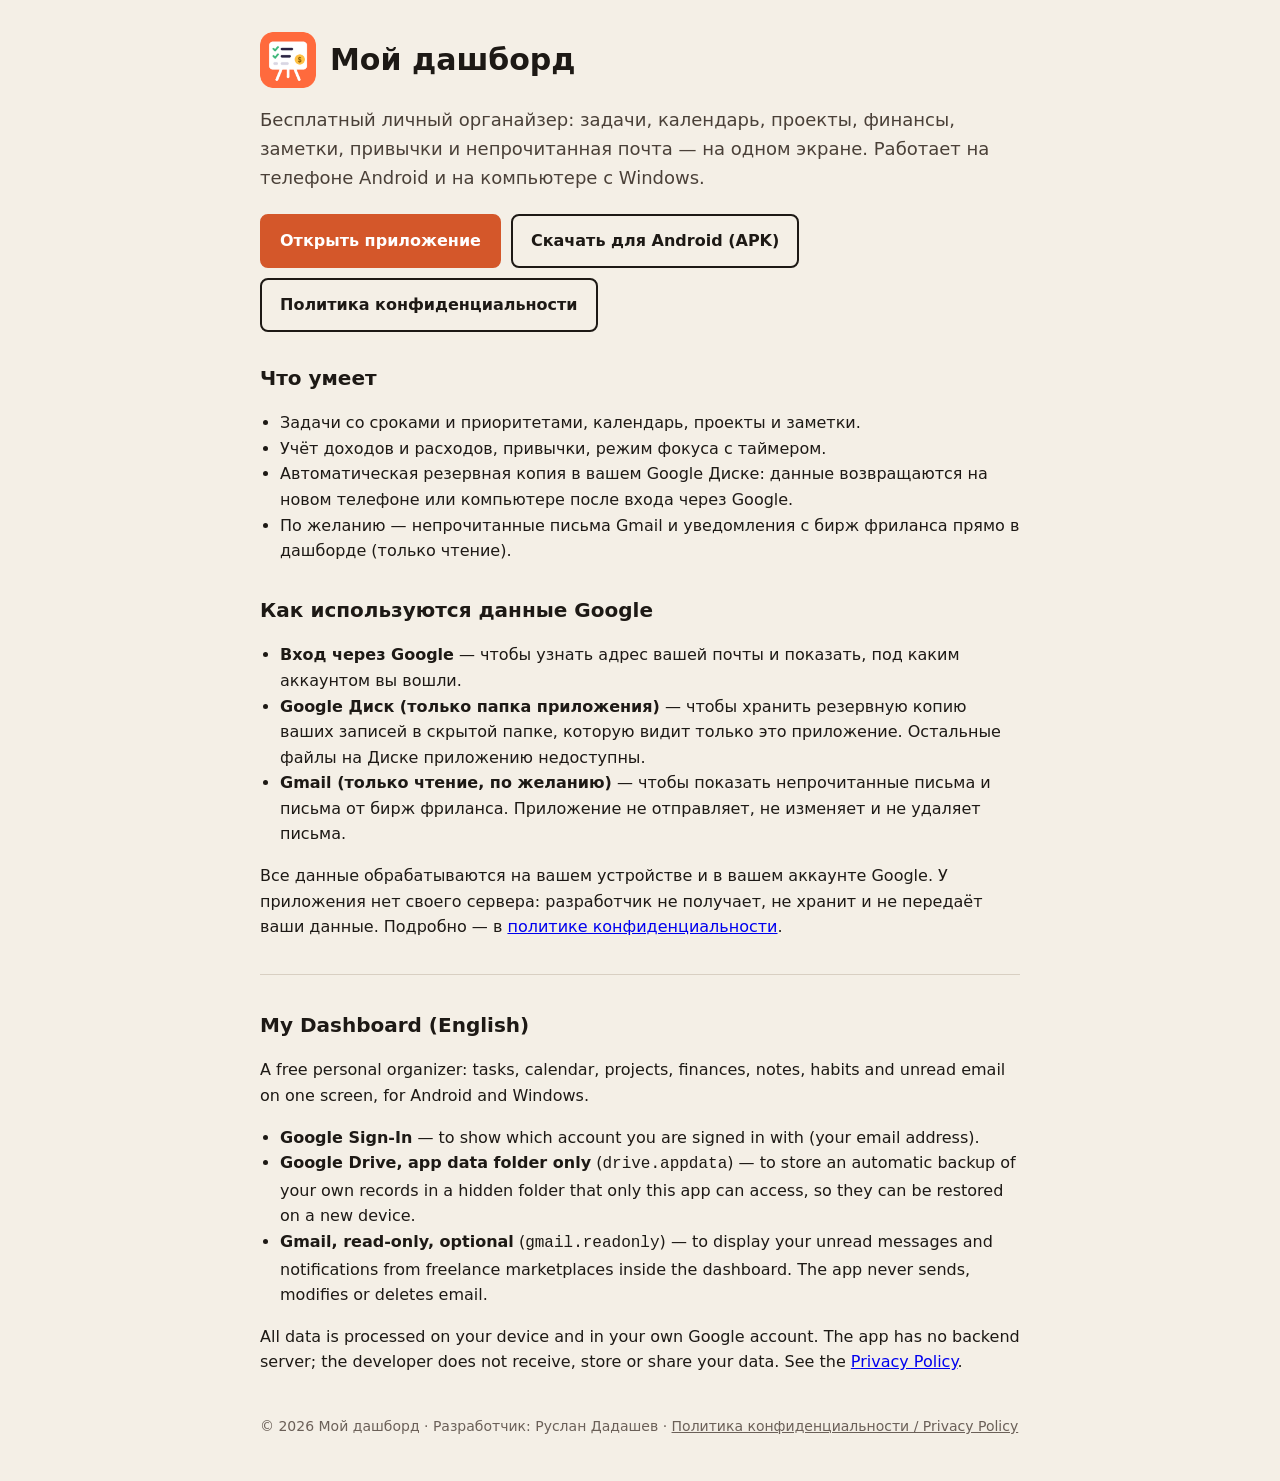
<file: about.html>
<!DOCTYPE html>
<html lang="ru">
<head>
<meta charset="utf-8">
<meta name="viewport" content="width=device-width, initial-scale=1">
<title>Мой дашборд — личный органайзер</title>
<meta name="description" content="Мой дашборд — бесплатный личный органайзер: задачи, календарь, финансы, заметки, привычки и почта в одном месте.">
<link rel="icon" href="icon-192.png">
<style>
  body { margin: 0; font: 16px/1.6 system-ui, "Segoe UI", sans-serif; background: #f4efe6; color: #1d1915; }
  .wrap { max-width: 760px; margin: 0 auto; padding: 32px 20px 48px; }
  header { display: flex; align-items: center; gap: 14px; }
  header img { width: 56px; height: 56px; border-radius: 12px; }
  h1 { margin: 0; font-size: 30px; }
  h2 { margin-top: 30px; font-size: 20px; }
  .lead { font-size: 18px; color: #4a4038; }
  .btns { display: flex; flex-wrap: wrap; gap: 10px; margin: 22px 0; }
  .btn { display: inline-block; padding: 12px 18px; border-radius: 8px; border: 2px solid #1d1915; color: #1d1915; text-decoration: none; font-weight: 600; }
  .btn.main { background: #d4572a; border-color: #d4572a; color: #fff; }
  ul { padding-left: 20px; }
  footer { margin-top: 40px; font-size: 14px; color: #6b6058; }
  footer a { color: #6b6058; }
  hr { border: 0; border-top: 1px solid #d8cfc2; margin: 34px 0; }
</style>
</head>
<body>
<div class="wrap">
  <header><img src="icon-192.png" alt=""><h1>Мой дашборд</h1></header>
  <p class="lead">Бесплатный личный органайзер: задачи, календарь, проекты, финансы, заметки, привычки и непрочитанная почта — на одном экране. Работает на телефоне Android и на компьютере с Windows.</p>
  <div class="btns">
    <a class="btn main" href="./">Открыть приложение</a>
    <a class="btn" href="dashboard.apk">Скачать для Android (APK)</a>
    <a class="btn" href="privacy.html">Политика конфиденциальности</a>
  </div>

  <h2>Что умеет</h2>
  <ul>
    <li>Задачи со сроками и приоритетами, календарь, проекты и заметки.</li>
    <li>Учёт доходов и расходов, привычки, режим фокуса с таймером.</li>
    <li>Автоматическая резервная копия в вашем Google Диске: данные возвращаются на новом телефоне или компьютере после входа через Google.</li>
    <li>По желанию — непрочитанные письма Gmail и уведомления с бирж фриланса прямо в дашборде (только чтение).</li>
  </ul>

  <h2>Как используются данные Google</h2>
  <ul>
    <li><b>Вход через Google</b> — чтобы узнать адрес вашей почты и показать, под каким аккаунтом вы вошли.</li>
    <li><b>Google Диск (только папка приложения)</b> — чтобы хранить резервную копию ваших записей в скрытой папке, которую видит только это приложение. Остальные файлы на Диске приложению недоступны.</li>
    <li><b>Gmail (только чтение, по желанию)</b> — чтобы показать непрочитанные письма и письма от бирж фриланса. Приложение не отправляет, не изменяет и не удаляет письма.</li>
  </ul>
  <p>Все данные обрабатываются на вашем устройстве и в вашем аккаунте Google. У приложения нет своего сервера: разработчик не получает, не хранит и не передаёт ваши данные. Подробно — в <a href="privacy.html">политике конфиденциальности</a>.</p>

  <hr>
  <h2 lang="en">My Dashboard (English)</h2>
  <p lang="en">A free personal organizer: tasks, calendar, projects, finances, notes, habits and unread email on one screen, for Android and Windows.</p>
  <ul lang="en">
    <li><b>Google Sign-In</b> — to show which account you are signed in with (your email address).</li>
    <li><b>Google Drive, app data folder only</b> (<code>drive.appdata</code>) — to store an automatic backup of your own records in a hidden folder that only this app can access, so they can be restored on a new device.</li>
    <li><b>Gmail, read-only, optional</b> (<code>gmail.readonly</code>) — to display your unread messages and notifications from freelance marketplaces inside the dashboard. The app never sends, modifies or deletes email.</li>
  </ul>
  <p lang="en">All data is processed on your device and in your own Google account. The app has no backend server; the developer does not receive, store or share your data. See the <a href="privacy.html">Privacy Policy</a>.</p>

  <footer>© 2026 Мой дашборд · Разработчик: Руслан Дадашев · <a href="privacy.html">Политика конфиденциальности / Privacy Policy</a></footer>
</div>
</body>
</html>
</file>
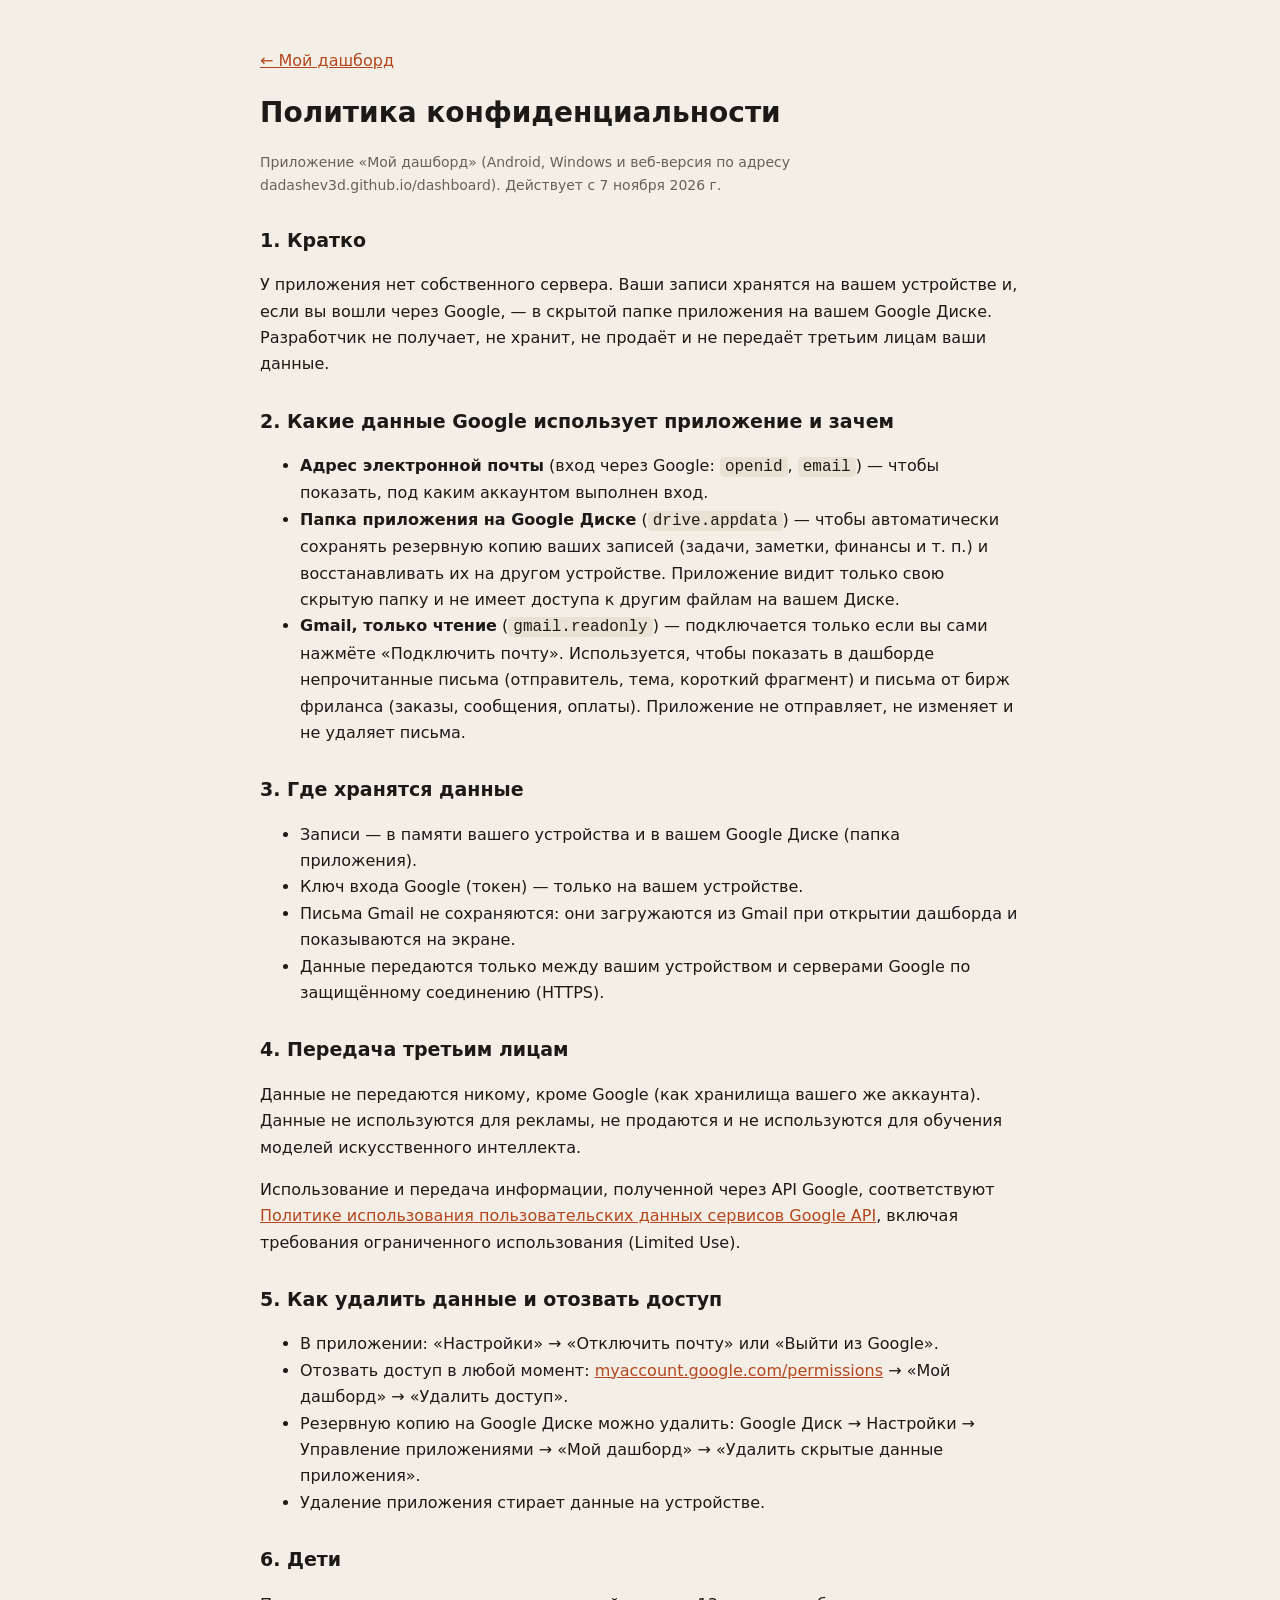
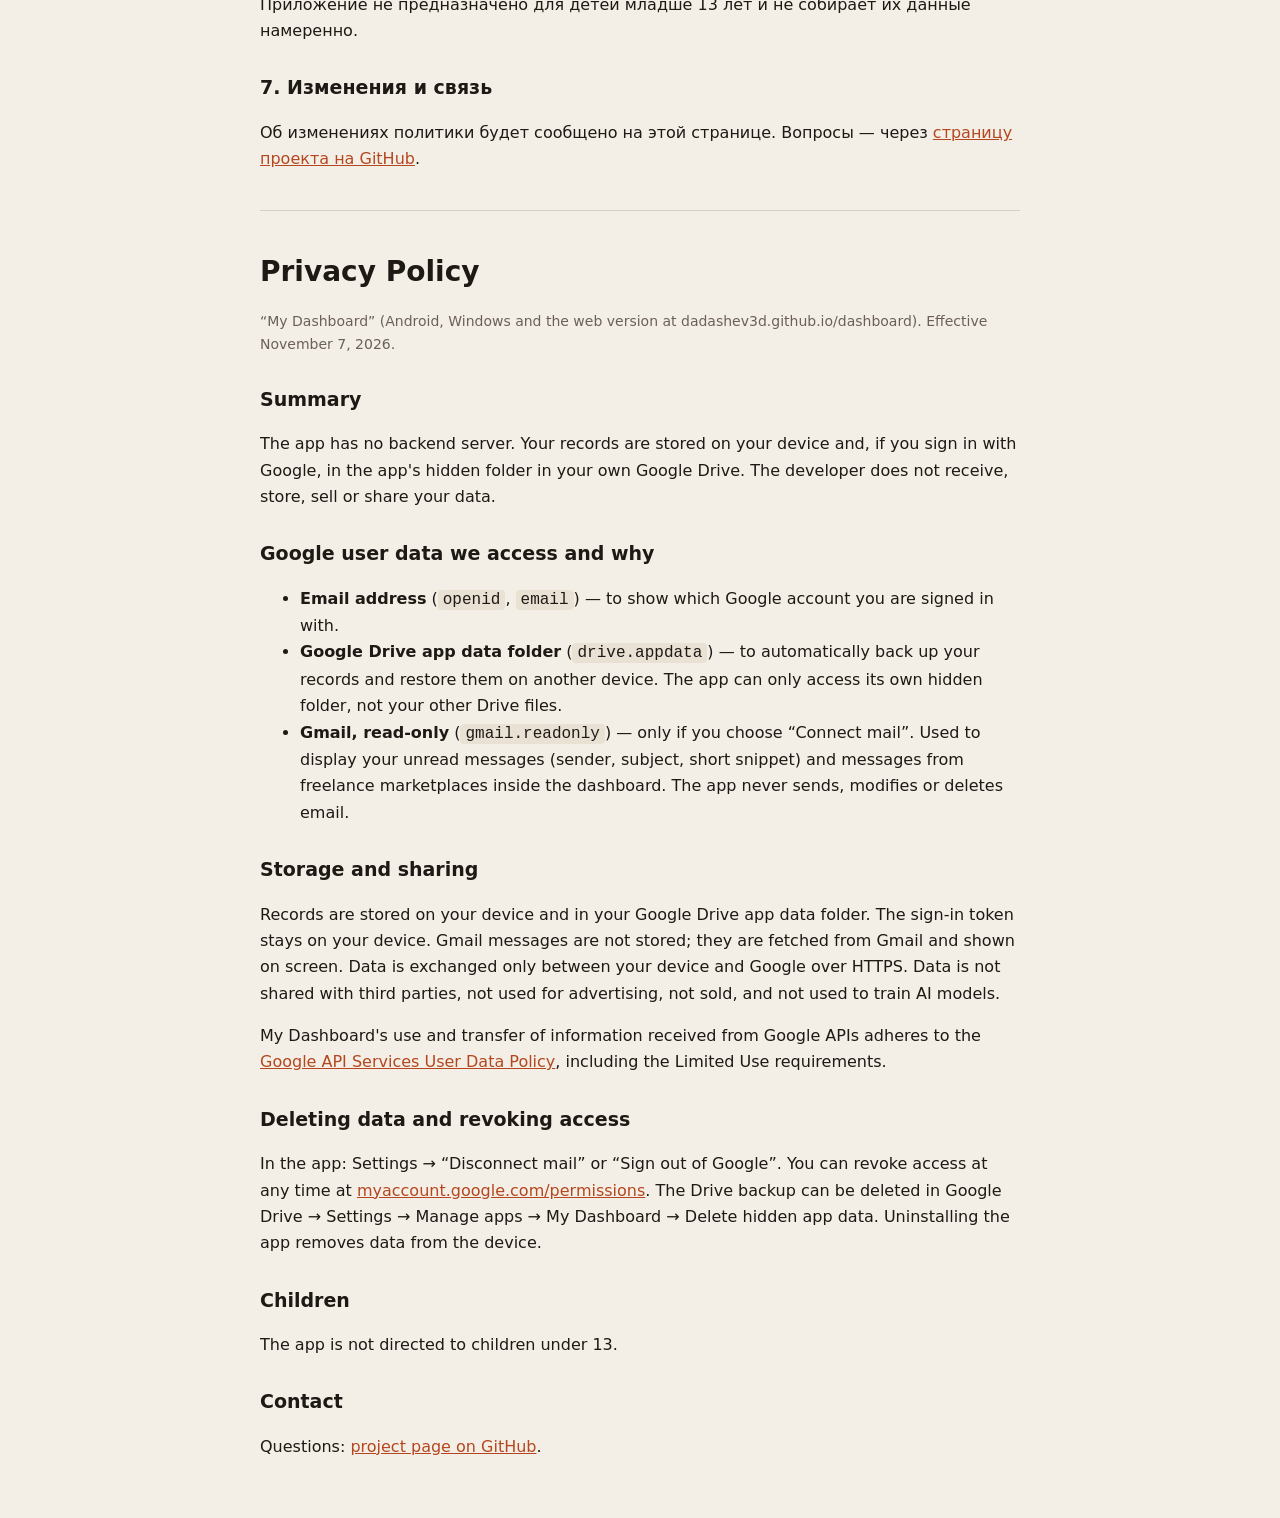
<file: privacy.html>
<!DOCTYPE html>
<html lang="ru">
<head>
<meta charset="utf-8">
<meta name="viewport" content="width=device-width, initial-scale=1">
<title>Политика конфиденциальности — Мой дашборд</title>
<link rel="icon" href="icon-192.png">
<style>
  body { margin: 0; font: 16px/1.65 system-ui, "Segoe UI", sans-serif; background: #f4efe6; color: #1d1915; }
  .wrap { max-width: 760px; margin: 0 auto; padding: 32px 20px 48px; }
  h1 { font-size: 28px; margin: 0 0 6px; }
  h2 { font-size: 19px; margin-top: 28px; }
  .muted { color: #6b6058; font-size: 14px; }
  a { color: #b4471f; }
  hr { border: 0; border-top: 1px solid #d8cfc2; margin: 38px 0; }
  code { background: #e9e1d4; padding: 1px 5px; border-radius: 4px; }
</style>
</head>
<body>
<div class="wrap">
  <p><a href="about.html">← Мой дашборд</a></p>
  <h1>Политика конфиденциальности</h1>
  <p class="muted">Приложение «Мой дашборд» (Android, Windows и веб-версия по адресу dadashev3d.github.io/dashboard). Действует с 7 ноября 2026 г.</p>

  <h2>1. Кратко</h2>
  <p>У приложения нет собственного сервера. Ваши записи хранятся на вашем устройстве и, если вы вошли через Google, — в скрытой папке приложения на вашем Google Диске. Разработчик не получает, не хранит, не продаёт и не передаёт третьим лицам ваши данные.</p>

  <h2>2. Какие данные Google использует приложение и зачем</h2>
  <ul>
    <li><b>Адрес электронной почты</b> (вход через Google: <code>openid</code>, <code>email</code>) — чтобы показать, под каким аккаунтом выполнен вход.</li>
    <li><b>Папка приложения на Google Диске</b> (<code>drive.appdata</code>) — чтобы автоматически сохранять резервную копию ваших записей (задачи, заметки, финансы и т. п.) и восстанавливать их на другом устройстве. Приложение видит только свою скрытую папку и не имеет доступа к другим файлам на вашем Диске.</li>
    <li><b>Gmail, только чтение</b> (<code>gmail.readonly</code>) — подключается только если вы сами нажмёте «Подключить почту». Используется, чтобы показать в дашборде непрочитанные письма (отправитель, тема, короткий фрагмент) и письма от бирж фриланса (заказы, сообщения, оплаты). Приложение не отправляет, не изменяет и не удаляет письма.</li>
  </ul>

  <h2>3. Где хранятся данные</h2>
  <ul>
    <li>Записи — в памяти вашего устройства и в вашем Google Диске (папка приложения).</li>
    <li>Ключ входа Google (токен) — только на вашем устройстве.</li>
    <li>Письма Gmail не сохраняются: они загружаются из Gmail при открытии дашборда и показываются на экране.</li>
    <li>Данные передаются только между вашим устройством и серверами Google по защищённому соединению (HTTPS).</li>
  </ul>

  <h2>4. Передача третьим лицам</h2>
  <p>Данные не передаются никому, кроме Google (как хранилища вашего же аккаунта). Данные не используются для рекламы, не продаются и не используются для обучения моделей искусственного интеллекта.</p>
  <p>Использование и передача информации, полученной через API Google, соответствуют <a href="https://developers.google.com/terms/api-services-user-data-policy">Политике использования пользовательских данных сервисов Google API</a>, включая требования ограниченного использования (Limited Use).</p>

  <h2>5. Как удалить данные и отозвать доступ</h2>
  <ul>
    <li>В приложении: «Настройки» → «Отключить почту» или «Выйти из Google».</li>
    <li>Отозвать доступ в любой момент: <a href="https://myaccount.google.com/permissions">myaccount.google.com/permissions</a> → «Мой дашборд» → «Удалить доступ».</li>
    <li>Резервную копию на Google Диске можно удалить: Google Диск → Настройки → Управление приложениями → «Мой дашборд» → «Удалить скрытые данные приложения».</li>
    <li>Удаление приложения стирает данные на устройстве.</li>
  </ul>

  <h2>6. Дети</h2>
  <p>Приложение не предназначено для детей младше 13 лет и не собирает их данные намеренно.</p>

  <h2>7. Изменения и связь</h2>
  <p>Об изменениях политики будет сообщено на этой странице. Вопросы — через <a href="https://github.com/Dadashev3d/dashboard/issues">страницу проекта на GitHub</a>.</p>

  <hr>
  <h1 lang="en">Privacy Policy</h1>
  <div lang="en">
  <p class="muted">“My Dashboard” (Android, Windows and the web version at dadashev3d.github.io/dashboard). Effective November 7, 2026.</p>
  <h2>Summary</h2>
  <p>The app has no backend server. Your records are stored on your device and, if you sign in with Google, in the app's hidden folder in your own Google Drive. The developer does not receive, store, sell or share your data.</p>
  <h2>Google user data we access and why</h2>
  <ul>
    <li><b>Email address</b> (<code>openid</code>, <code>email</code>) — to show which Google account you are signed in with.</li>
    <li><b>Google Drive app data folder</b> (<code>drive.appdata</code>) — to automatically back up your records and restore them on another device. The app can only access its own hidden folder, not your other Drive files.</li>
    <li><b>Gmail, read-only</b> (<code>gmail.readonly</code>) — only if you choose “Connect mail”. Used to display your unread messages (sender, subject, short snippet) and messages from freelance marketplaces inside the dashboard. The app never sends, modifies or deletes email.</li>
  </ul>
  <h2>Storage and sharing</h2>
  <p>Records are stored on your device and in your Google Drive app data folder. The sign-in token stays on your device. Gmail messages are not stored; they are fetched from Gmail and shown on screen. Data is exchanged only between your device and Google over HTTPS. Data is not shared with third parties, not used for advertising, not sold, and not used to train AI models.</p>
  <p>My Dashboard's use and transfer of information received from Google APIs adheres to the <a href="https://developers.google.com/terms/api-services-user-data-policy">Google API Services User Data Policy</a>, including the Limited Use requirements.</p>
  <h2>Deleting data and revoking access</h2>
  <p>In the app: Settings → “Disconnect mail” or “Sign out of Google”. You can revoke access at any time at <a href="https://myaccount.google.com/permissions">myaccount.google.com/permissions</a>. The Drive backup can be deleted in Google Drive → Settings → Manage apps → My Dashboard → Delete hidden app data. Uninstalling the app removes data from the device.</p>
  <h2>Children</h2>
  <p>The app is not directed to children under 13.</p>
  <h2>Contact</h2>
  <p>Questions: <a href="https://github.com/Dadashev3d/dashboard/issues">project page on GitHub</a>.</p>
  </div>
</div>
</body>
</html>
</file>
